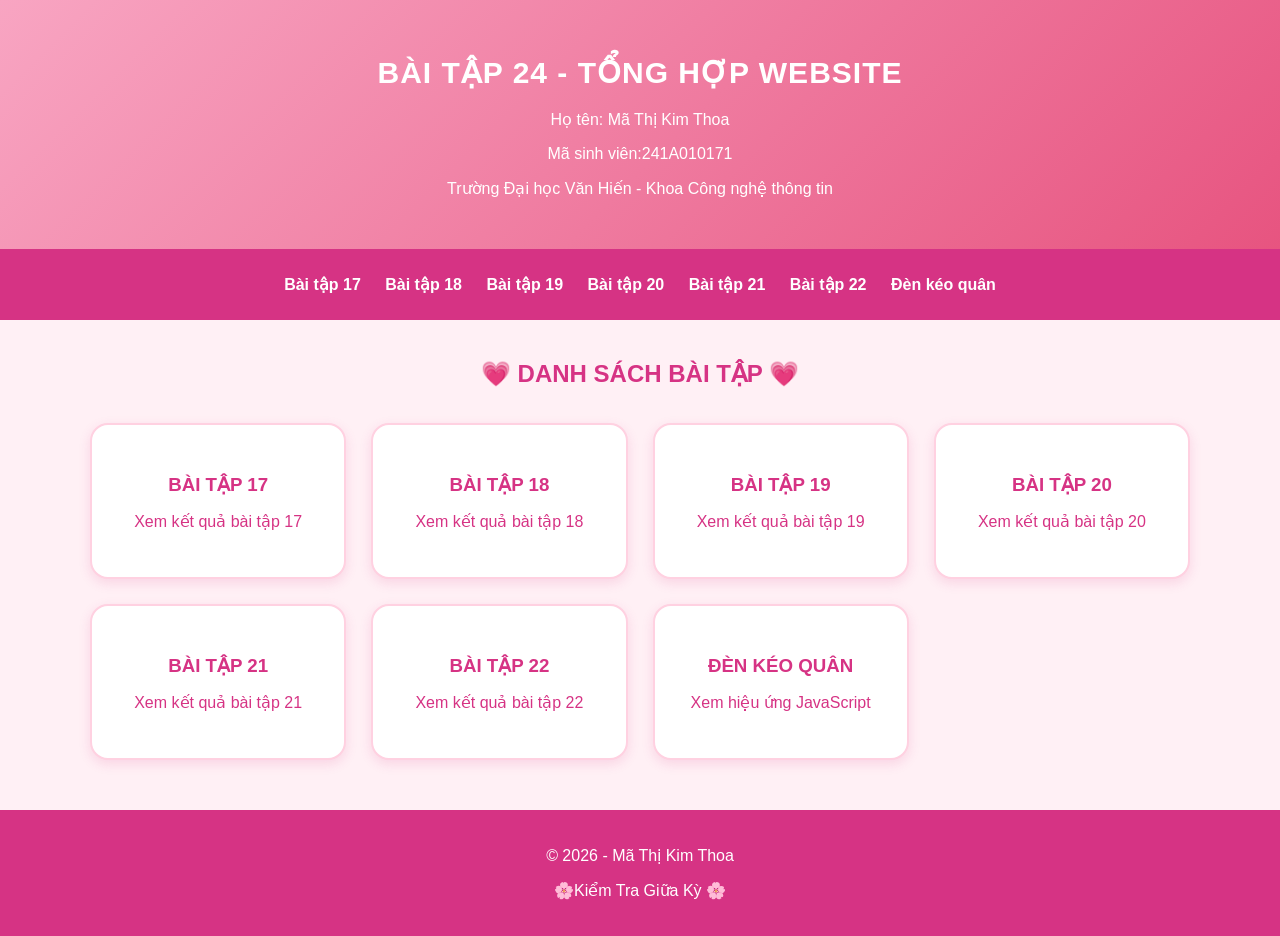
<file: index.html>
<!DOCTYPE html>
<html lang="vi">
<head>
<meta charset="UTF-8">
<meta name="viewport" content="width=device-width, initial-scale=1.0">
<title>Bài tập 24 - Tổng hợp bài tập Web</title>

<style>
body {
    margin: 0;
    font-family: Arial, sans-serif;
    background: #fff0f5;
}

/* Phần đầu trang */
header {
    background: linear-gradient(135deg, #f8a5c2, #e75480);
    color: white;
    text-align: center;
    padding: 35px;
}

header h1 {
    font-size: 30px;
    letter-spacing: 1px;
}

/* Thanh menu */
nav {
    background: #d63384;
    text-align: center;
    padding: 16px;
}

nav a {
    color: white;
    text-decoration: none;
    margin: 10px;
    display: inline-block;
    font-weight: bold;
}

nav a:hover {
    color: #ffe4ec;
}

/* Tiêu đề */
h2 {
    text-align: center;
    color: #d63384;
    margin-top: 40px;
}

/* Các ô bài tập */
.container {
    width: 90%;
    max-width: 1100px;
    margin: 35px auto;
    display: grid;
    grid-template-columns: repeat(auto-fit, minmax(220px, 1fr));
    gap: 25px;
}

.card {
    background: white;
    text-align: center;
    padding: 30px 15px;
    border-radius: 18px;
    box-shadow: 0 4px 12px rgba(214, 51, 132, 0.15);
    text-decoration: none;
    color: #d63384;
    border: 2px solid #ffd1e1;
    transition: 0.3s;
}

.card:hover {
    background: #f8a5c2;
    color: white;
    transform: translateY(-7px);
    box-shadow: 0 8px 18px rgba(214, 51, 132, 0.3);
}

.card h3 {
    margin-bottom: 10px;
}

/* Chân trang */
footer {
    background: #d63384;
    color: white;
    text-align: center;
    padding: 20px;
    margin-top: 50px;
}
</style>
</head>

<body>

<header>
    <h1> BÀI TẬP 24 - TỔNG HỢP WEBSITE </h1>
    <p>Họ tên: Mã Thị Kim Thoa</p>
    <p>Mã sinh viên:241A010171</p>
    <p>Trường Đại học Văn Hiến - Khoa Công nghệ thông tin</p>
</header>

<nav>
    <a href="baitap17.html/index.html">Bài tập 17</a>

    <a href="baitap18.html/index.html">Bài tập 18</a>

    <a href="baitap19.html/index.html">Bài tập 19</a>

    <a href="baitap20.html/Chọn vào đây để xem kết quả.html">Bài tập 20</a>

    <a href="baitap21.html/index.html">Bài tập 21</a>

    <a href="baitap22.html/index.html">Bài tập 22</a>

    <a href="denkeoquan.html/HieuUngJavascript.html">Đèn kéo quân</a>
</nav>

<h2>💗 DANH SÁCH BÀI TẬP 💗</h2>

<div class="container">

<a href="baitap17.html" class="card">
    <h3>BÀI TẬP 17</h3>
    <p>Xem kết quả bài tập 17</p>
</a>

<a href="baitap18.html" class="card">
    <h3>BÀI TẬP 18</h3>
    <p>Xem kết quả bài tập 18</p>
</a>

<a href="baitap19.html" class="card">
    <h3>BÀI TẬP 19</h3>
    <p>Xem kết quả bài tập 19</p>
</a>

<a href="baitap20.html" class="card">
    <h3>BÀI TẬP 20</h3>
    <p>Xem kết quả bài tập 20</p>
</a>

<a href="baitap21.html" class="card">
    <h3>BÀI TẬP 21</h3>
    <p>Xem kết quả bài tập 21</p>
</a>

<a href="baitap22.html" class="card">
    <h3>BÀI TẬP 22</h3>
    <p>Xem kết quả bài tập 22</p>
</a>

<a href="denkeoquan.html" class="card">
    <h3>ĐÈN KÉO QUÂN</h3>
    <p>Xem hiệu ứng JavaScript</p>
</a>

</div>

<footer>
    <p>© 2026 - Mã Thị Kim Thoa</p>
    <p>🌸Kiểm Tra Giữa Kỳ 🌸</p>
</footer>

</body>
</html>
</file>
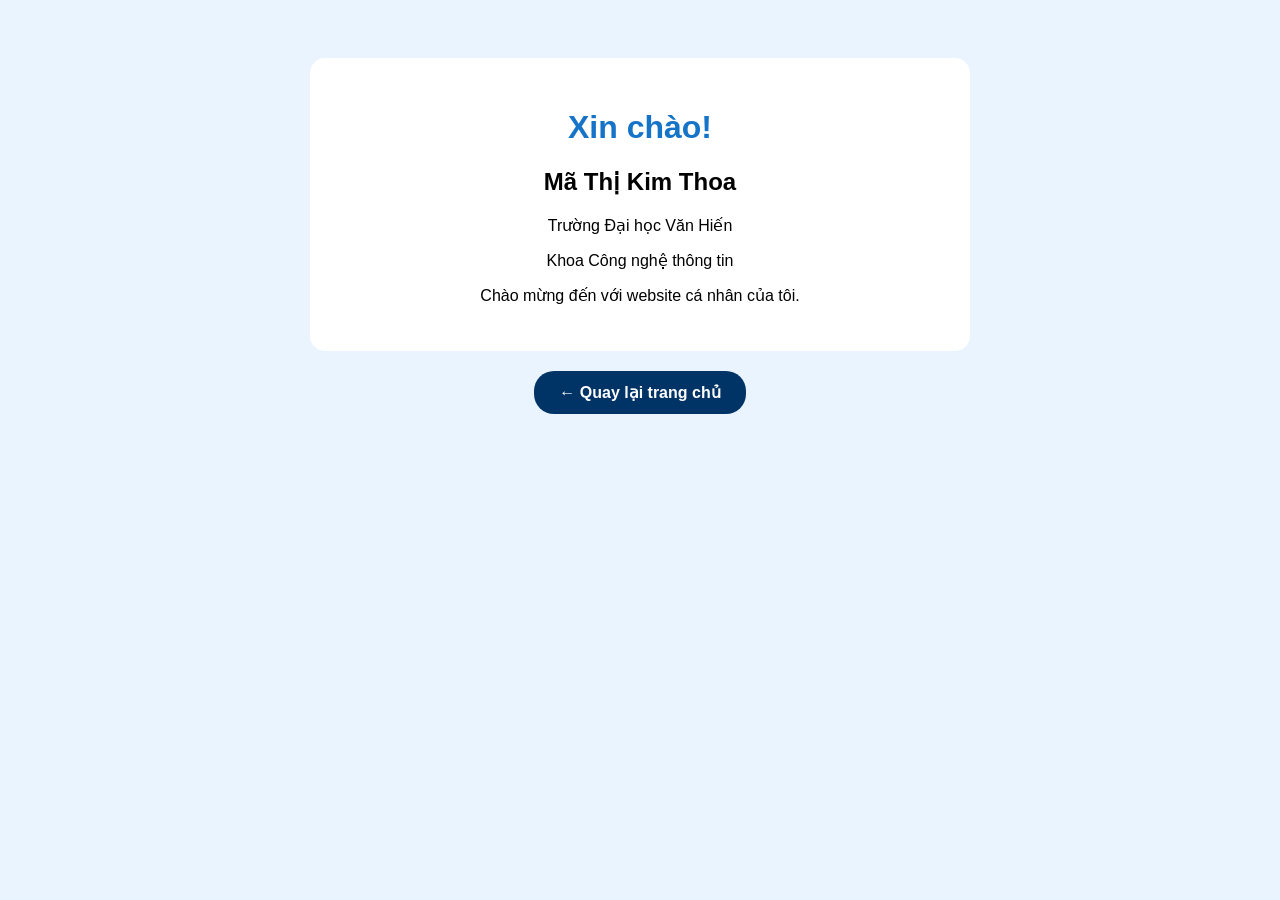
<file: baitap17.html/index.html>
<!DOCTYPE html>
<html lang="vi">
<head>
    <meta charset="UTF-8">
    <meta name="viewport" content="width=device-width, initial-scale=1.0">
    <title>Website cá nhân Kim Thoa</title>
    <style>
        body {
            font-family: Arial, sans-serif;
            background: #eaf4ff;
            text-align: center;
            padding: 50px;
        }
        .container {
            background: white;
            padding: 30px;
            border-radius: 15px;
            max-width: 600px;
            margin: auto;
        }
        h1 { color: #1674c8; }
.back-button {
    display: inline-block;
    background: #003366;
    color: white;
    padding: 12px 25px;
    text-decoration: none;
    border-radius: 20px;
    font-weight: bold;
    margin: 20px;
}

.back-button:hover {
    background: #a61e63;
}
    </style>
</head>
<body>
    <div class="container">
        <h1>Xin chào!</h1>
        <h2>Mã Thị Kim Thoa</h2>
        <p>Trường Đại học Văn Hiến</p>
        <p>Khoa Công nghệ thông tin</p>
        <p>Chào mừng đến với website cá nhân của tôi.</p>
    </div>
</body>
<a href="../index.html" class="back-button">
    ← Quay lại trang chủ
</a>
</html>
</file>
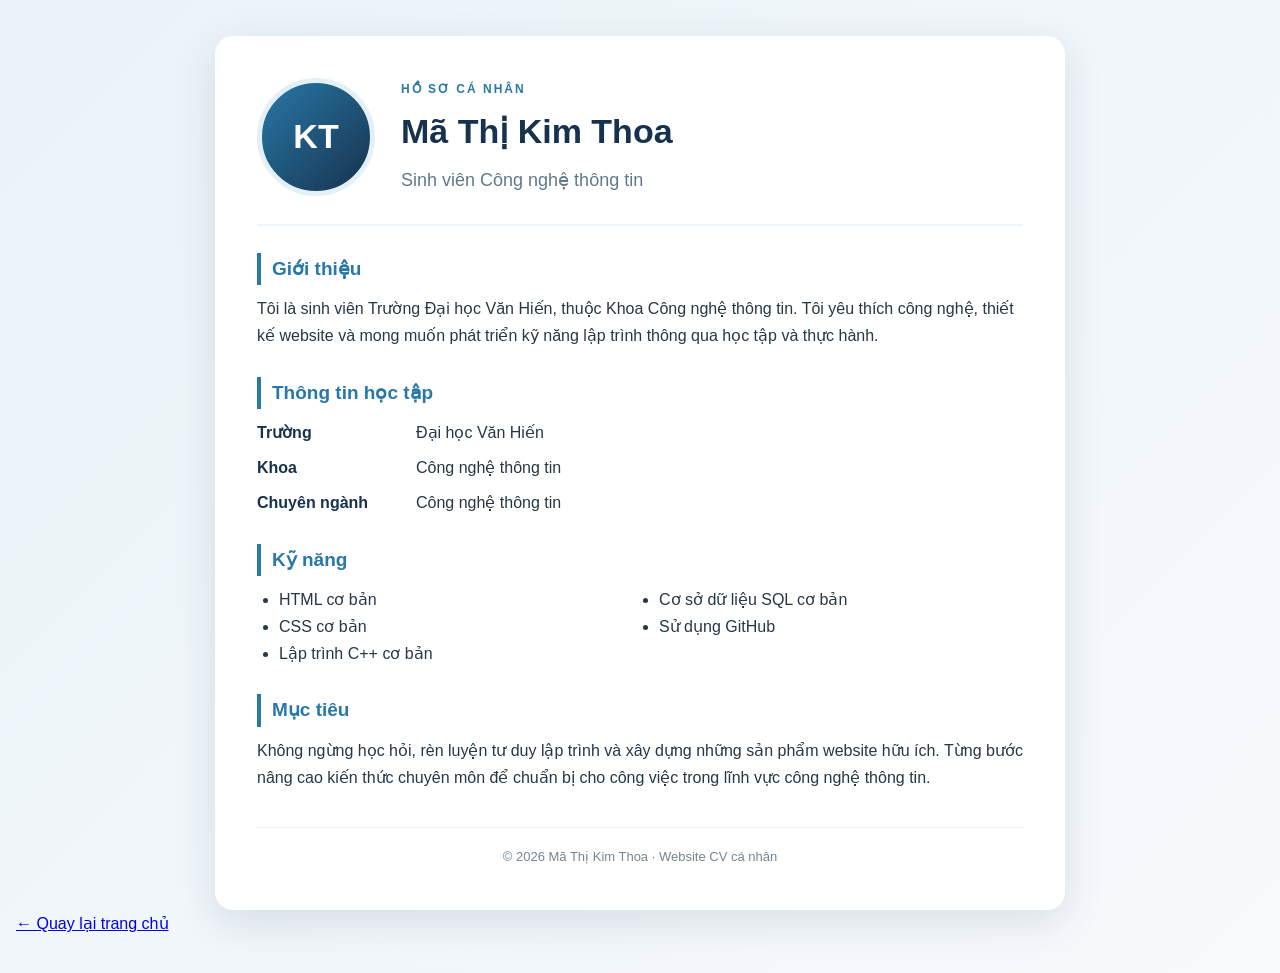
<file: baitap18.html/index.html>
<!DOCTYPE html>
<html lang="vi">
<head>
  <meta charset="UTF-8">
  <meta name="viewport" content="width=device-width, initial-scale=1.0">
  <title>CV cá nhân - Mã Thị Kim Thoa</title>
  <link rel="stylesheet" href="style.css">
</head>
<body>
  <main class="cv">
    <header class="hero">
      <div class="avatar" aria-label="Ảnh đại diện tạm thời">KT</div>
      <div>
        <p class="eyebrow">HỒ SƠ CÁ NHÂN</p>
        <h1>Mã Thị Kim Thoa</h1>
        <p class="subtitle">Sinh viên Công nghệ thông tin</p>
      </div>
    </header>

    <section>
      <h2>Giới thiệu</h2>
      <p>Tôi là sinh viên Trường Đại học Văn Hiến, thuộc Khoa Công nghệ thông tin.
      Tôi yêu thích công nghệ, thiết kế website và mong muốn phát triển kỹ năng
      lập trình thông qua học tập và thực hành.</p>
    </section>

    <section>
      <h2>Thông tin học tập</h2>
      <div class="info-grid">
        <strong>Trường</strong><span>Đại học Văn Hiến</span>
        <strong>Khoa</strong><span>Công nghệ thông tin</span>
        <strong>Chuyên ngành</strong><span>Công nghệ thông tin</span>
      </div>
    </section>

    <section>
      <h2>Kỹ năng</h2>
      <ul class="skills">
        <li>HTML cơ bản</li>
        <li>CSS cơ bản</li>
        <li>Lập trình C++ cơ bản</li>
        <li>Cơ sở dữ liệu SQL cơ bản</li>
        <li>Sử dụng GitHub</li>
      </ul>
    </section>

    <section>
      <h2>Mục tiêu</h2>
      <p>Không ngừng học hỏi, rèn luyện tư duy lập trình và xây dựng những
      sản phẩm website hữu ích. Từng bước nâng cao kiến thức chuyên môn
      để chuẩn bị cho công việc trong lĩnh vực công nghệ thông tin.</p>
    </section>

    <footer>© 2026 Mã Thị Kim Thoa · Website CV cá nhân</footer>
  </main>
</body>
<a href="../index.html" class="back-button">
    ← Quay lại trang chủ
</a>
</html>
</file>
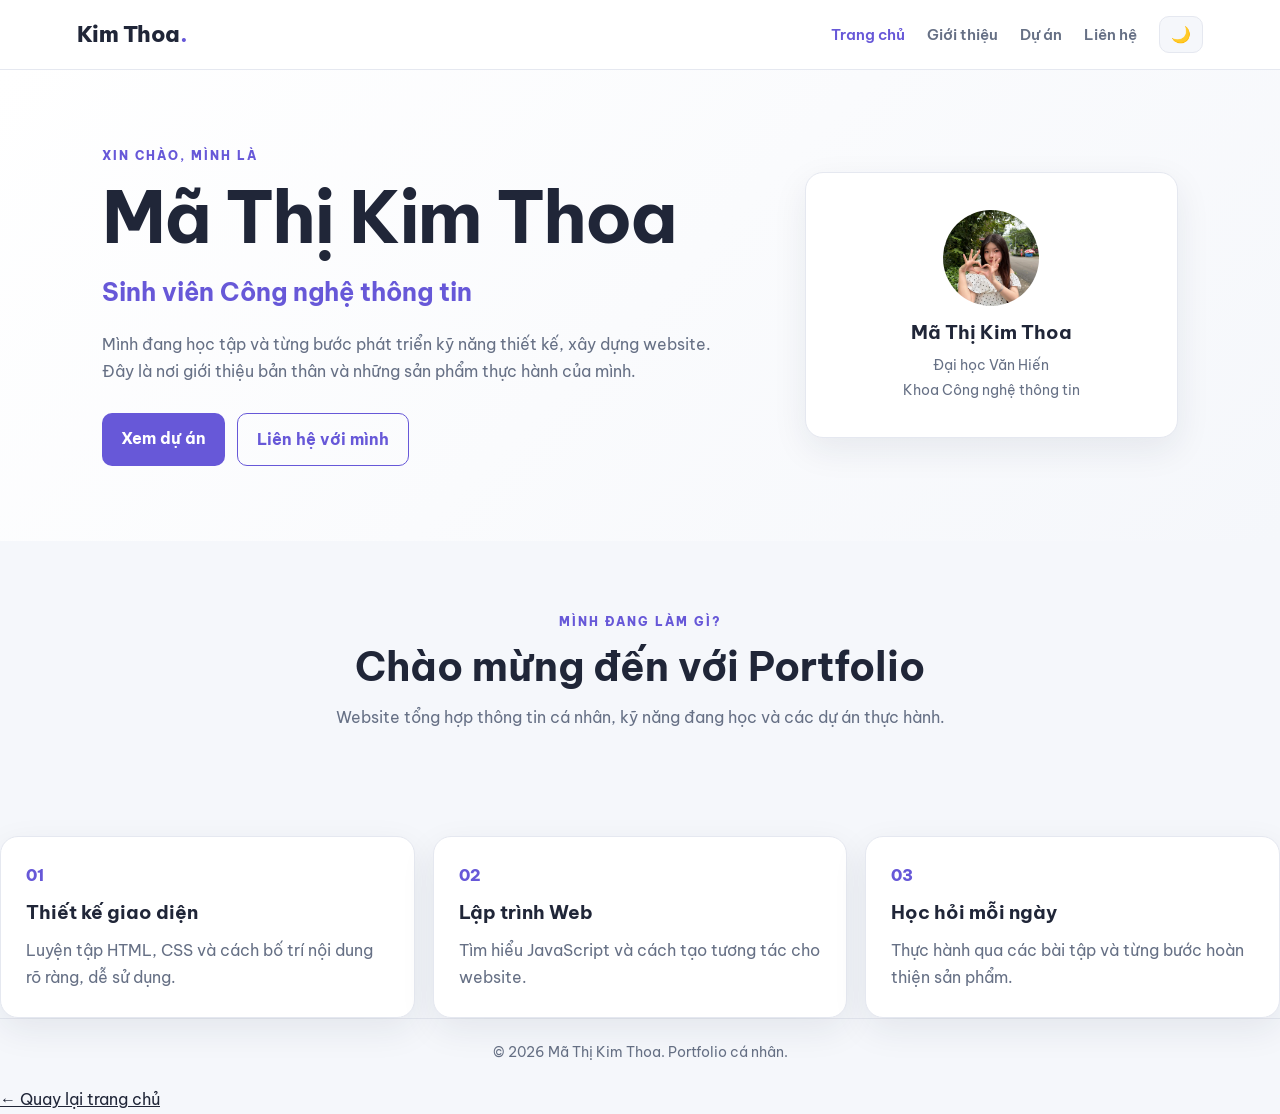
<file: baitap22.html/index.html>
<!DOCTYPE html>
<html lang="vi">
<head>
  <meta charset="UTF-8">
  <meta name="viewport" content="width=device-width, initial-scale=1.0">
  <meta name="description" content="Portfolio cá nhân của Mã Thị Kim Thoa, sinh viên Công nghệ thông tin tại Đại học Văn Hiến.">
  <title>Mã Thị Kim Thoa | Portfolio</title>
  <link rel="stylesheet" href="css/style.css">
  <script src="js/script.js" defer></script>
</head>
<body>
  <nav class="navbar">
    <a class="brand" href="index.html">Kim Thoa<span>.</span></a>
    <button class="menu-toggle" aria-label="Mở menu" aria-expanded="false">☰</button>
    <div class="nav-links">
      <a class="active" href="index.html">Trang chủ</a>
      <a href="about.html">Giới thiệu</a>
      <a href="projects.html">Dự án</a>
      <a href="contact.html">Liên hệ</a>
      <button class="theme-toggle" type="button" aria-label="Chuyển chế độ sáng tối">🌙</button>
    </div>
  </nav>

  <main>
    <header class="hero">
      <div class="hero-content reveal">
        <p class="eyebrow">XIN CHÀO, MÌNH LÀ</p>
        <h1>Mã Thị Kim Thoa</h1>
        <h2>Sinh viên Công nghệ thông tin</h2>
        <p class="hero-text">Mình đang học tập và từng bước phát triển kỹ năng thiết kế, xây dựng website. Đây là nơi giới thiệu bản thân và những sản phẩm thực hành của mình.</p>
        <div class="hero-actions">
          <a class="button" href="projects.html">Xem dự án</a>
          <a class="button button-outline" href="contact.html">Liên hệ với mình</a>
        </div>
      </div>
      <section class="hero-card reveal" aria-label="Thông tin sinh viên">
<img src="images/avatar.jpg" alt="Mã Thị Kim Thoa" class="avatar-img">
        <h3>Mã Thị Kim Thoa</h3>
        <p>Đại học Văn Hiến</p>
        <p>Khoa Công nghệ thông tin</p>
      </div>
    </header>
    <section class="section">
      <div class="section-heading reveal">
        <p class="eyebrow">MÌNH ĐANG LÀM GÌ?</p>
        <h2>Chào mừng đến với Portfolio</h2>
        <p>Website tổng hợp thông tin cá nhân, kỹ năng đang học và các dự án thực hành.</p>
      </section>
      <div class="feature-grid">
        <article class="feature-card reveal"><span>01</span><h3>Thiết kế giao diện</h3><p>Luyện tập HTML, CSS và cách bố trí nội dung rõ ràng, dễ sử dụng.</p></article>
        <article class="feature-card reveal"><span>02</span><h3>Lập trình Web</h3><p>Tìm hiểu JavaScript và cách tạo tương tác cho website.</p></article>
        <article class="feature-card reveal"><span>03</span><h3>Học hỏi mỗi ngày</h3><p>Thực hành qua các bài tập và từng bước hoàn thiện sản phẩm.</p></article>
      </div>
    </section>
  </main>

  <footer><p>© <span class="year"></span> Mã Thị Kim Thoa. Portfolio cá nhân.</p></footer>
</body>
<a href="../index.html" class="back-button">
    ← Quay lại trang chủ
</a>
</html>
</file>
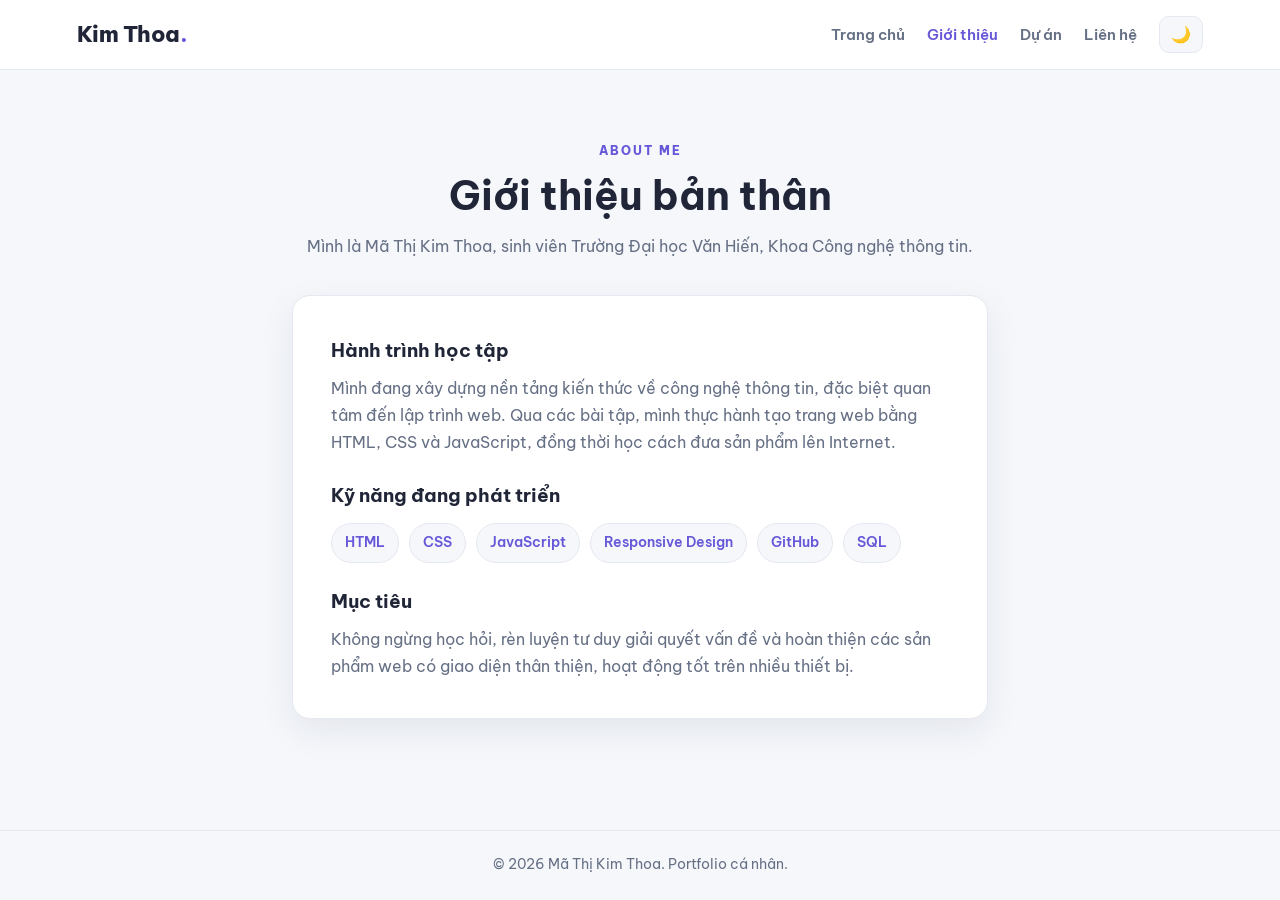
<file: baitap22.html/about.html>
<!DOCTYPE html>
<html lang="vi">
<head>
  <meta charset="UTF-8">
  <meta name="viewport" content="width=device-width, initial-scale=1.0">
  <title>Giới thiệu | Kim Thoa</title>
  <link rel="stylesheet" href="css/style.css">
  <script src="js/script.js" defer></script>
</head>
<body>
  <nav class="navbar">
    <a class="brand" href="index.html">Kim Thoa<span>.</span></a>
    <button class="menu-toggle" aria-label="Mở menu" aria-expanded="false">☰</button>
    <div class="nav-links">
      <a href="index.html">Trang chủ</a><a class="active" href="about.html">Giới thiệu</a>
      <a href="projects.html">Dự án</a><a href="contact.html">Liên hệ</a>
      <button class="theme-toggle" type="button" aria-label="Chuyển chế độ sáng tối">🌙</button>
    </div>
  </nav>
  <main class="page-main">
    <section class="section narrow">
      <div class="section-heading reveal"><p class="eyebrow">ABOUT ME</p><h1>Giới thiệu bản thân</h1>
        <p>Mình là Mã Thị Kim Thoa, sinh viên Trường Đại học Văn Hiến, Khoa Công nghệ thông tin.</p>
      </div>
      <article class="content-card reveal">
        <h2>Hành trình học tập</h2>
        <p>Mình đang xây dựng nền tảng kiến thức về công nghệ thông tin, đặc biệt quan tâm đến lập trình web. Qua các bài tập, mình thực hành tạo trang web bằng HTML, CSS và JavaScript, đồng thời học cách đưa sản phẩm lên Internet.</p>
        <h2>Kỹ năng đang phát triển</h2>
        <div class="skill-list"><span>HTML</span><span>CSS</span><span>JavaScript</span><span>Responsive Design</span><span>GitHub</span><span>SQL</span></div>
        <h2>Mục tiêu</h2>
        <p>Không ngừng học hỏi, rèn luyện tư duy giải quyết vấn đề và hoàn thiện các sản phẩm web có giao diện thân thiện, hoạt động tốt trên nhiều thiết bị.</p>
      </article>
    </section>
  </main>
  <footer><p>© <span class="year"></span> Mã Thị Kim Thoa. Portfolio cá nhân.</p></footer>
</body>
</html>
</file>
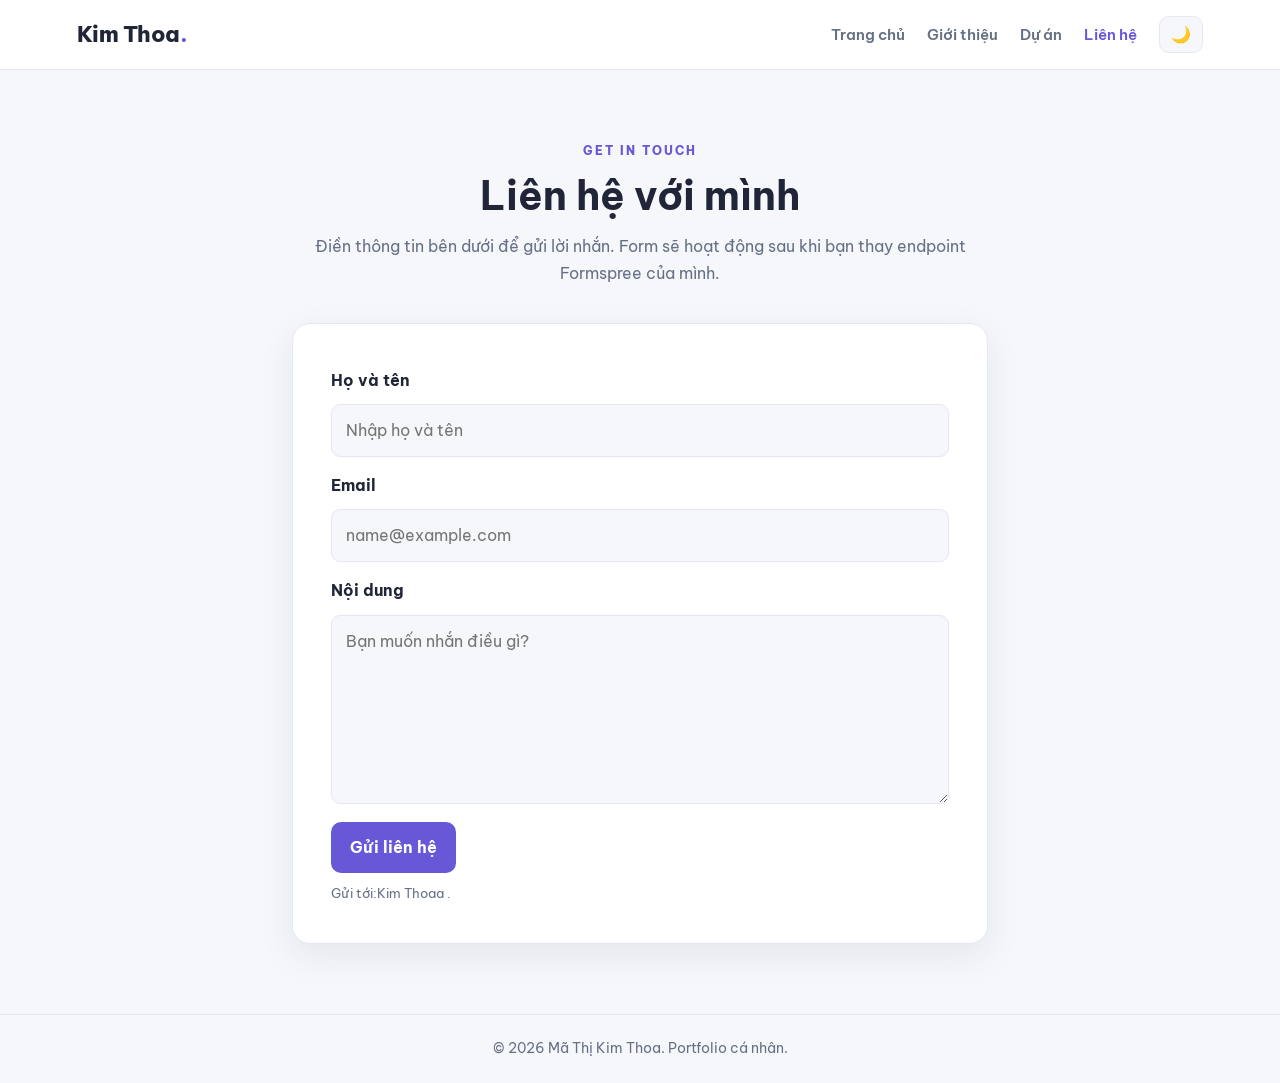
<file: baitap22.html/contact.html>
<!DOCTYPE html>
<html lang="vi">
<head>
  <meta charset="UTF-8">
  <meta name="viewport" content="width=device-width, initial-scale=1.0">
  <title>Liên hệ | Kim Thoa</title>
  <link rel="stylesheet" href="css/style.css">
  <script src="js/script.js" defer></script>
</head>
<body>
  <nav class="navbar">
    <a class="brand" href="index.html">Kim Thoa<span>.</span></a>
    <button class="menu-toggle" aria-label="Mở menu" aria-expanded="false">☰</button>
    <div class="nav-links">
      <a href="index.html">Trang chủ</a><a href="about.html">Giới thiệu</a>
      <a href="projects.html">Dự án</a><a class="active" href="contact.html">Liên hệ</a>
      <button class="theme-toggle" type="button" aria-label="Chuyển chế độ sáng tối">🌙</button>
    </div>
  </nav>
  <main class="page-main">
    <section class="section narrow">
      <div class="section-heading reveal"><p class="eyebrow">GET IN TOUCH</p><h1>Liên hệ với mình</h1><p>Điền thông tin bên dưới để gửi lời nhắn. Form sẽ hoạt động sau khi bạn thay endpoint Formspree của mình.</p></div>
      <form class="contact-form reveal" action="https://formspree.io/f/xljbozzw" method="POST">
        <label for="name">Họ và tên</label><input id="name" name="name" type="text" placeholder="Nhập họ và tên" required>
        <label for="email">Email</label><input id="email" name="email" type="email" placeholder="name@example.com" required>
        <label for="message">Nội dung</label><textarea id="message" name="message" rows="6" placeholder="Bạn muốn nhắn điều gì?" required></textarea>
        <button class="button" type="submit">Gửi liên hệ</button>
        <p class="form-note">Gửi tới:Kim Thoaa .</p>
      </form>
    </section>
  </main>
  <footer><p>© <span class="year"></span> Mã Thị Kim Thoa. Portfolio cá nhân.</p></footer>
</body>
</html>
</file>
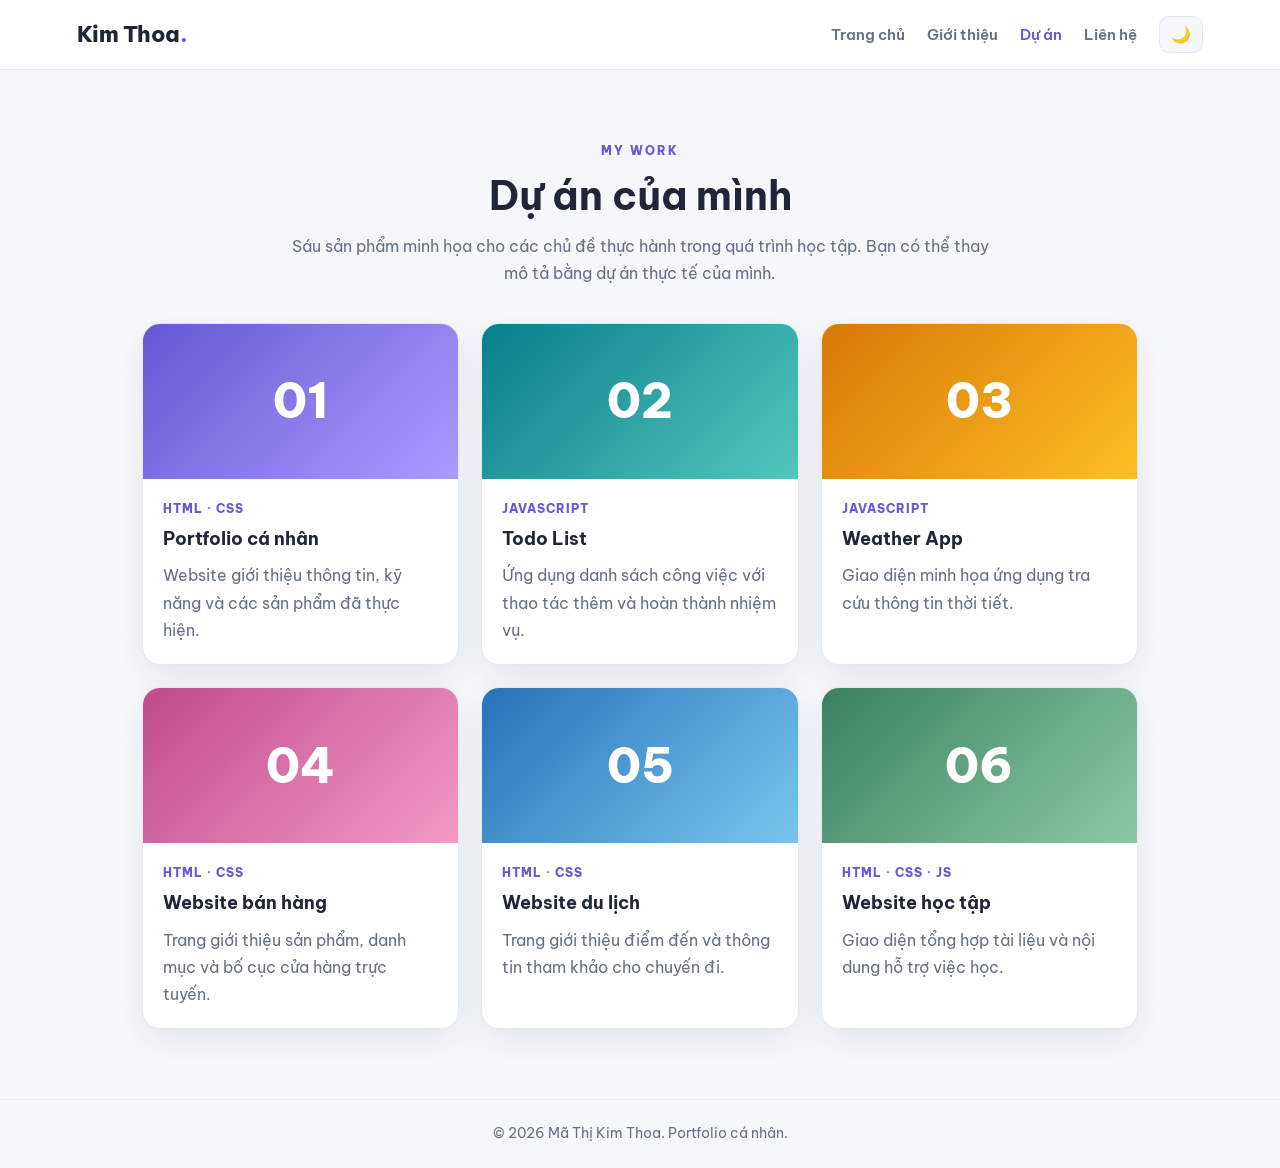
<file: baitap22.html/projects.html>
<!DOCTYPE html>
<html lang="vi">
<head>
  <meta charset="UTF-8">
  <meta name="viewport" content="width=device-width, initial-scale=1.0">
  <title>Dự án | Kim Thoa</title>
  <link rel="stylesheet" href="css/style.css">
  <script src="js/script.js" defer></script>
</head>
<body>
  <nav class="navbar">
    <a class="brand" href="index.html">Kim Thoa<span>.</span></a>
    <button class="menu-toggle" aria-label="Mở menu" aria-expanded="false">☰</button>
    <div class="nav-links">
      <a href="index.html">Trang chủ</a><a href="about.html">Giới thiệu</a>
      <a class="active" href="projects.html">Dự án</a><a href="contact.html">Liên hệ</a>
      <button class="theme-toggle" type="button" aria-label="Chuyển chế độ sáng tối">🌙</button>
    </div>
  </nav>
  <main class="page-main">
    <section class="section">
      <div class="section-heading reveal"><p class="eyebrow">MY WORK</p><h1>Dự án của mình</h1><p>Sáu sản phẩm minh họa cho các chủ đề thực hành trong quá trình học tập. Bạn có thể thay mô tả bằng dự án thực tế của mình.</p></div>
      <div class="project-grid">
        <article class="project-card reveal"><div class="project-art art-one">01</div><div class="project-body"><p class="project-type">HTML · CSS</p><h2>Portfolio cá nhân</h2><p>Website giới thiệu thông tin, kỹ năng và các sản phẩm đã thực hiện.</p></div></article>
        <article class="project-card reveal"><div class="project-art art-two">02</div><div class="project-body"><p class="project-type">JavaScript</p><h2>Todo List</h2><p>Ứng dụng danh sách công việc với thao tác thêm và hoàn thành nhiệm vụ.</p></div></article>
        <article class="project-card reveal"><div class="project-art art-three">03</div><div class="project-body"><p class="project-type">JavaScript</p><h2>Weather App</h2><p>Giao diện minh họa ứng dụng tra cứu thông tin thời tiết.</p></div></article>
        <article class="project-card reveal"><div class="project-art art-four">04</div><div class="project-body"><p class="project-type">HTML · CSS</p><h2>Website bán hàng</h2><p>Trang giới thiệu sản phẩm, danh mục và bố cục cửa hàng trực tuyến.</p></div></article>
        <article class="project-card reveal"><div class="project-art art-five">05</div><div class="project-body"><p class="project-type">HTML · CSS</p><h2>Website du lịch</h2><p>Trang giới thiệu điểm đến và thông tin tham khảo cho chuyến đi.</p></div></article>
        <article class="project-card reveal"><div class="project-art art-six">06</div><div class="project-body"><p class="project-type">HTML · CSS · JS</p><h2>Website học tập</h2><p>Giao diện tổng hợp tài liệu và nội dung hỗ trợ việc học.</p></div></article>
      </div>
    </section>
  </main>
  <footer><p>© <span class="year"></span> Mã Thị Kim Thoa. Portfolio cá nhân.</p></footer>
</body>
</html>
</file>
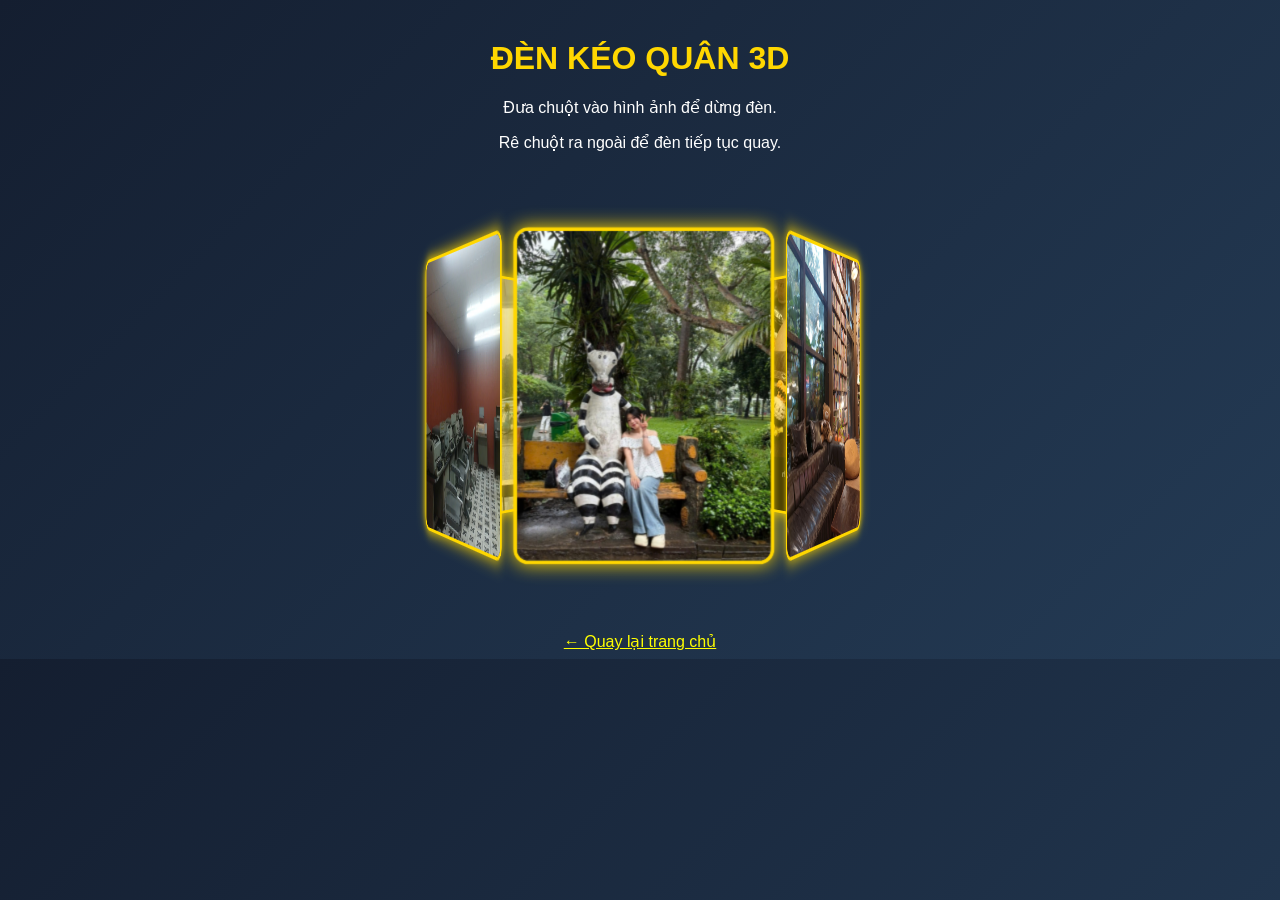
<file: denkeoquan.html/HieuUngJavascript.html>
<!DOCTYPE html>
<html lang="vi">
<head>
<meta charset="UTF-8">
<meta name="viewport" content="width=device-width, initial-scale=1.0">
<title>Đèn kéo quân - Mã Thị Kim Thoa</title>

<style>
body {
    background: linear-gradient(135deg, #141e30, #243b55);
    color: white;
    font-family: Arial;
    text-align: center;
}

h1 {
    color: gold;
    margin-top: 40px;
}

.scene {
    width: 220px;
    height: 280px;
    margin: 100px auto;
    perspective: 900px;
}

.carousel {
    width: 100%;
    height: 100%;
    position: relative;
    transform-style: preserve-3d;
    animation: quay 12s linear infinite;
}

.carousel:hover {
    animation-play-state: paused;
}

.face {
    position: absolute;
    width: 200px;
    height: 260px;
    left: 10px;
    top: 10px;
    border: 3px solid gold;
    border-radius: 12px;
    overflow: hidden;
    box-shadow: 0 0 15px gold;
}

.face img {
    width: 100%;
    height: 100%;
    object-fit: cover;
}

.face:nth-child(1) {
    transform: rotateY(0deg) translateZ(190px);
}

.face:nth-child(2) {
    transform: rotateY(60deg) translateZ(190px);
}

.face:nth-child(3) {
    transform: rotateY(120deg) translateZ(190px);
}

.face:nth-child(4) {
    transform: rotateY(180deg) translateZ(190px);
}

.face:nth-child(5) {
    transform: rotateY(240deg) translateZ(190px);
}

.face:nth-child(6) {
    transform: rotateY(300deg) translateZ(190px);
}

@keyframes quay {
    from {
        transform: rotateY(0deg);
    }

    to {
        transform: rotateY(360deg);
    }
}

button {
    padding: 12px 25px;
    background: gold;
    border: none;
    border-radius: 8px;
    cursor: pointer;
    font-weight: bold;
}

a {
    color: yellow;
}
</style>
</head>

<body>

<h1>ĐÈN KÉO QUÂN 3D</h1>

<p>Đưa chuột vào hình ảnh để dừng đèn.</p>
<p>Rê chuột ra ngoài để đèn tiếp tục quay.</p>

<div class="scene">
    <div class="carousel">

        <div class="face">
            <img src="avatar1.jpg" alt="Ảnh 1">
        </div>

        <div class="face">
            <img src="avatar2.jpg" alt="Ảnh 2">
        </div>

        <div class="face">
            <img src="avatar3.jpg" alt="Ảnh 3">
        </div>

        <div class="face">
            <img src="avatar4.jpg" alt="Ảnh 4">
        </div>

        <div class="face">
            <img src="avatar5.jpg" alt="Ảnh 5">
        </div>

        <div class="face">
            <img src="avatar6.jpg" alt="Ảnh 6">
        </div>

    </div>
</div>
</body>
<a href="../index.html" class="back-button">
    ← Quay lại trang chủ
</a>
</html>
</file>
<file: baitap18.html/style.css>
* { box-sizing: border-box; }
:root {
  --navy: #17324d;
  --blue: #2878a8;
  --pale: #edf5fa;
  --text: #263746;
}
body {
  margin: 0;
  padding: 36px 16px;
  font-family: Arial, Helvetica, sans-serif;
  color: var(--text);
  background: linear-gradient(135deg, #eaf3f8, #f7f9fc);
  line-height: 1.7;
}
.cv {
  max-width: 850px;
  margin: 0 auto;
  padding: 42px;
  background: #fff;
  border-radius: 18px;
  box-shadow: 0 12px 40px rgba(23, 50, 77, .12);
}
.hero {
  display: flex;
  align-items: center;
  gap: 26px;
  padding-bottom: 28px;
  border-bottom: 2px solid var(--pale);
}
.avatar {
  width: 118px;
  height: 118px;
  flex: 0 0 118px;
  display: grid;
  place-items: center;
  border-radius: 50%;
  color: #fff;
  background: linear-gradient(135deg, var(--blue), var(--navy));
  font-size: 34px;
  font-weight: bold;
  border: 5px solid #e4f0f7;
}
.eyebrow { margin: 0; color: var(--blue); font-size: 12px; letter-spacing: 2px; font-weight: bold; }
h1 { margin: 4px 0; color: var(--navy); font-size: 34px; }
.subtitle { margin: 0; color: #60798d; font-size: 18px; }
section { margin-top: 27px; }
h2 {
  margin: 0 0 10px;
  color: var(--blue);
  font-size: 19px;
  border-left: 4px solid var(--blue);
  padding-left: 11px;
}
p { margin: 0; }
.info-grid {
  display: grid;
  grid-template-columns: 145px 1fr;
  gap: 8px 14px;
}
.info-grid strong { color: var(--navy); }
.skills { margin: 0; padding-left: 22px; columns: 2; }
footer {
  margin-top: 36px;
  padding-top: 18px;
  border-top: 1px solid var(--pale);
  color: #718596;
  text-align: center;
  font-size: 13px;
}
@media (max-width: 600px) {
  body { padding: 14px 9px; }
  .cv { padding: 25px 20px; }
  .hero { align-items: flex-start; gap: 15px; }
  .avatar { width: 78px; height: 78px; flex-basis: 78px; font-size: 25px; }
  h1 { font-size: 25px; }
  .subtitle { font-size: 15px; }
  .info-grid { grid-template-columns: 1fr; gap: 2px; }
  .skills { columns: 1; }
}
</file>
<file: baitap22.html/css/style.css>
@import url('https://fonts.googleapis.com/css2?family=Be+Vietnam+Pro:wght@400;500;600;700;800&display=swap');

:root {
  --bg: #f5f7fb; --surface: #ffffff; --text: #202638; --muted: #667085;
  --primary: #6758d8; --primary-dark: #5142c5; --border: #e5e8f0;
  --shadow: 0 12px 35px rgba(30, 41, 59, .08);
}
body.dark {
  --bg: #111522; --surface: #1b2233; --text: #f3f4f8; --muted: #b1bacb;
  --primary: #a99cff; --primary-dark: #8d7cf0; --border: #30394d;
  --shadow: 0 12px 35px rgba(0, 0, 0, .22);
}
* { margin: 0; padding: 0; box-sizing: border-box; }
html { scroll-behavior: smooth; }
body { font-family: 'Be Vietnam Pro', 'Segoe UI', sans-serif; line-height: 1.7; background: var(--bg); color: var(--text); transition: background .25s, color .25s; }
a { color: inherit; }
.navbar { min-height: 70px; padding: 14px 6%; display: flex; align-items: center; justify-content: space-between; gap: 20px; background: var(--surface); border-bottom: 1px solid var(--border); position: sticky; top: 0; z-index: 10; }
.brand { text-decoration: none; font-size: 1.35rem; font-weight: 800; letter-spacing: -.5px; }
.brand span { color: var(--primary); }
.nav-links { display: flex; align-items: center; gap: 22px; }
.nav-links a { text-decoration: none; color: var(--muted); font-size: .92rem; font-weight: 600; }
.nav-links a:hover, .nav-links a.active { color: var(--primary); }
.theme-toggle, .menu-toggle { border: 1px solid var(--border); background: var(--bg); color: var(--text); border-radius: 10px; padding: 8px 11px; cursor: pointer; font-size: 1rem; }
.menu-toggle { display: none; }
.hero { padding: 75px 8%; display: grid; grid-template-columns: 1.4fr .8fr; align-items: center; gap: 50px; background: linear-gradient(135deg, var(--surface), var(--bg)); }
.eyebrow { color: var(--primary); font-size: .78rem; font-weight: 800; letter-spacing: 2px; margin-bottom: 10px; }
.hero h1 { font-size: clamp(2.4rem, 6vw, 4.5rem); line-height: 1.15; letter-spacing: -2px; margin-bottom: 12px; }
.hero h2 { font-size: clamp(1.1rem, 2.5vw, 1.55rem); color: var(--primary); margin-bottom: 18px; }
.hero-text { color: var(--muted); max-width: 620px; }
.hero-actions { display: flex; flex-wrap: wrap; gap: 12px; margin-top: 27px; }
.button { display: inline-block; border: 0; border-radius: 10px; background: var(--primary); color: white; padding: 12px 19px; font: inherit; font-weight: 700; text-decoration: none; cursor: pointer; transition: .2s; }
.button:hover { background: var(--primary-dark); transform: translateY(-2px); }
.button-outline { color: var(--primary); background: transparent; border: 1px solid var(--primary); }
.button-outline:hover { color: white; }
.hero-card, .content-card, .feature-card, .project-card, .contact-form { background: var(--surface); border: 1px solid var(--border); border-radius: 18px; box-shadow: var(--shadow); }
.hero-card { padding: 35px 25px; text-align: center; }
.avatar-placeholder { width: 115px; height: 115px; display: grid; place-items: center; margin: 0 auto 18px; border-radius: 50%; background: linear-gradient(135deg, #7969e9, #b4aaff); color: white; font-size: 2.5rem; font-weight: 800; }
.hero-card h3 { margin-bottom: 5px; }
.hero-card p { color: var(--muted); font-size: .9rem; }
.section { max-width: 1150px; margin: auto; padding: 70px 6%; }
.narrow { max-width: 850px; }
.section-heading { text-align: center; max-width: 700px; margin: 0 auto 35px; }
.section-heading h1, .section-heading h2 { font-size: clamp(1.8rem, 4vw, 2.5rem); line-height: 1.25; margin-bottom: 12px; }
.section-heading > p:last-child { color: var(--muted); }
.feature-grid { display: grid; grid-template-columns: 1fr; gap: 18px; }
.feature-card { padding: 25px; }
.feature-card span { color: var(--primary); font-weight: 800; }
.feature-card h3 { margin: 8px 0; }
.feature-card p, .content-card p, .project-body p { color: var(--muted); }
.page-main { min-height: calc(100vh - 140px); }
.content-card { padding: clamp(22px, 5vw, 38px); }
.content-card h2 { font-size: 1.2rem; margin: 22px 0 8px; }
.content-card h2:first-child { margin-top: 0; }
.skill-list { display: flex; flex-wrap: wrap; gap: 10px; margin-top: 12px; }
.skill-list span { background: var(--bg); border: 1px solid var(--border); color: var(--primary); border-radius: 30px; padding: 7px 13px; font-size: .88rem; font-weight: 600; }
.project-grid { display: grid; grid-template-columns: 1fr; gap: 22px; }
.project-card { overflow: hidden; transition: transform .25s; }
.project-card:hover { transform: translateY(-5px); }
.project-art { min-height: 155px; display: grid; place-items: center; color: white; font-size: 3rem; font-weight: 800; }
.art-one { background: linear-gradient(135deg, #6558d3, #a99cff); }
.art-two { background: linear-gradient(135deg, #087e8b, #53c6bd); }
.art-three { background: linear-gradient(135deg, #d97706, #fbbf24); }
.art-four { background: linear-gradient(135deg, #be4b8b, #f39ac4); }
.art-five { background: linear-gradient(135deg, #2673b8, #79c5ef); }
.art-six { background: linear-gradient(135deg, #3b8060, #8bc9a5); }
.project-body { padding: 20px; }
.project-type { color: var(--primary) !important; font-size: .75rem; font-weight: 800; letter-spacing: 1px; text-transform: uppercase; }
.project-body h2 { font-size: 1.12rem; margin: 5px 0 8px; }
.contact-form { padding: clamp(22px, 5vw, 38px); display: grid; gap: 10px; }
.contact-form label { font-weight: 700; margin-top: 5px; }
.contact-form input, .contact-form textarea { width: 100%; border: 1px solid var(--border); background: var(--bg); color: var(--text); border-radius: 9px; padding: 12px 14px; font: inherit; }
.contact-form input:focus, .contact-form textarea:focus { outline: 2px solid var(--primary); border-color: transparent; }
.contact-form textarea { resize: vertical; }
.contact-form .button { justify-self: start; margin-top: 8px; }
.form-note { color: var(--muted); font-size: .8rem; }
footer { text-align: center; padding: 22px 15px; color: var(--muted); border-top: 1px solid var(--border); font-size: .88rem; }
.reveal { opacity: 0; transform: translateY(24px); transition: opacity .65s ease, transform .65s ease; }
.reveal.visible { opacity: 1; transform: translateY(0); }
@media (min-width: 650px) {
  .feature-grid { grid-template-columns: repeat(3, 1fr); }
  .project-grid { grid-template-columns: repeat(2, 1fr); }
}
@media (min-width: 950px) {
  .project-grid { grid-template-columns: repeat(3, 1fr); }
}
@media (max-width: 700px) {
  .navbar { flex-wrap: wrap; }
  .menu-toggle { display: block; margin-left: auto; }
  .nav-links { display: none; width: 100%; flex-direction: column; align-items: stretch; gap: 12px; padding: 12px 0 5px; }
  .nav-links.open { display: flex; }
  .nav-links a { padding: 5px 0; }
  .theme-toggle { align-self: flex-start; }
  .hero { grid-template-columns: 1fr; padding: 55px 7%; gap: 30px; }
  .hero-card { max-width: 360px; width: 100%; margin: auto; }
  .section { padding: 52px 6%; }
}
@media (prefers-reduced-motion: reduce) {
  *, *::before, *::after { scroll-behavior: auto !important; transition-duration: .01ms !important; animation-duration: .01ms !important; }
  .reveal { opacity: 1; transform: none; }
}
.avatar-img {
    width: 100px;         
    height: 100px;         
    border-radius: 50%;    
    object-fit: cover;     
    border: 2px solid #fff;
}
.hero {
    position: relative;
}
</file>
